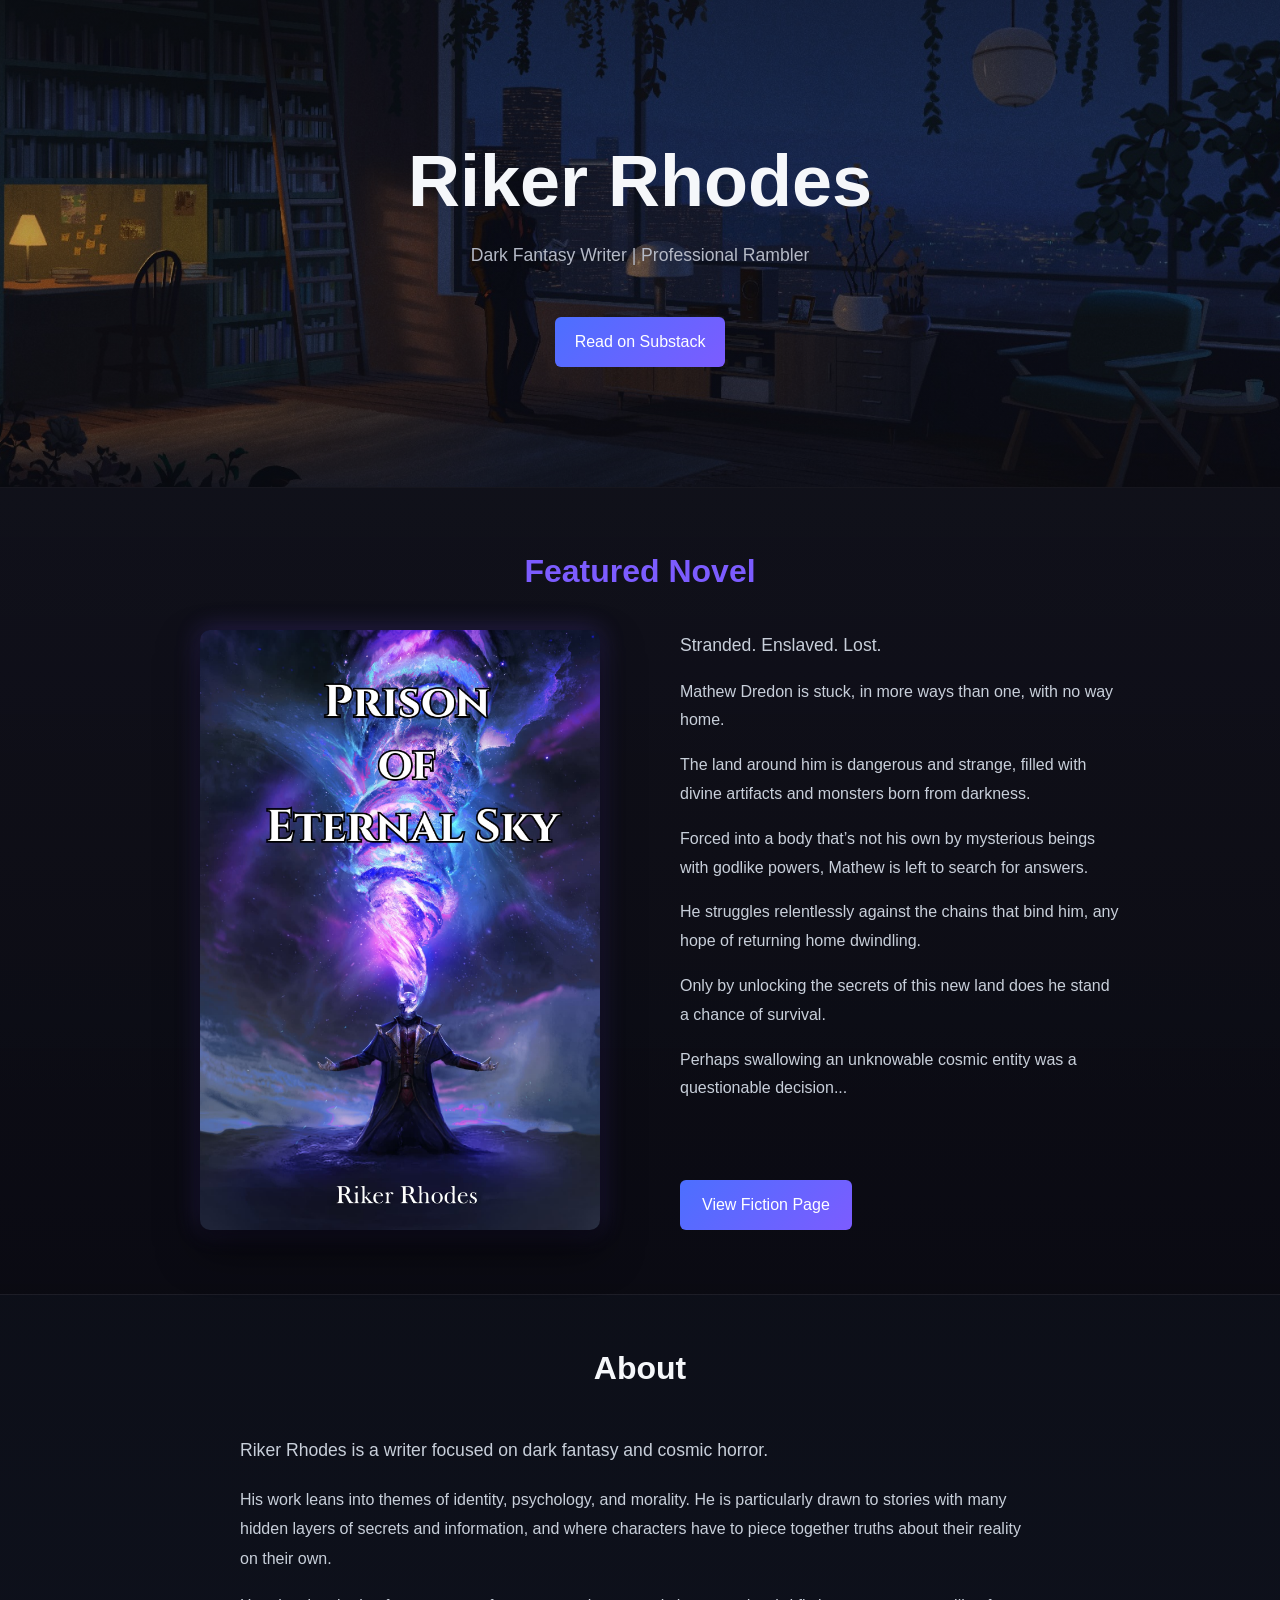
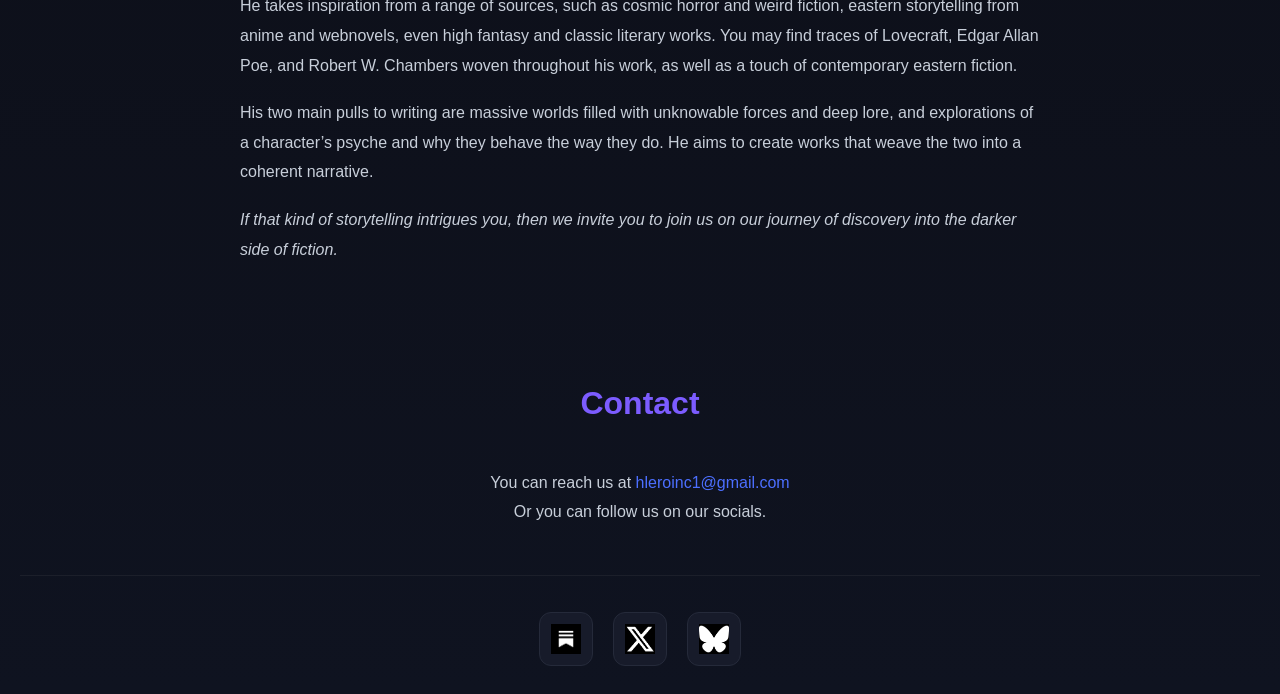
<file: index.html>
<!DOCTYPE html>
<html lang="en">
<head>
  <meta charset="UTF-8">
  <meta name="viewport" content="width=device-width, initial-scale=1.0">
  <title>Riker Rhodes | Author</title>
  <link rel="icon" type="image/png" href="images/favicon.png">
  <link rel="stylesheet" href="styles.css?v=featured-band-1">
</head>
<body>

  <section class="hero">
    <div class="hero-inner">
      <h1>Riker Rhodes</h1>
      <p>Dark Fantasy Writer | Professional Rambler</p>
      <a class="substack-btn" href="https://substack.com/@rikerrhodes">Read on Substack</a>
    </div>
  </section>

  <main>
    <section class="featured-project">
      <div class="featured-inner">
        <h2 class="featured-section-title">Featured Novel</h2>

        <div class="featured-project-grid">
          <div class="featured-cover-column">
            <a href="poes.html" class="featured-link">
              <img
                src="images/poes-wn.jpg"
                alt="Prison of Eternal Sky cover"
                class="featured-cover"
              >
            </a>
          </div>

          <div class="featured-content-column">
            <div class="featured-synopsis">
              <p class="featured-description">Stranded. Enslaved. Lost.</p>

              <p>Mathew Dredon is stuck, in more ways than one, with no way home.</p>

              <p>
                The land around him is dangerous and strange, filled with divine
                artifacts and monsters born from darkness.
              </p>

              <p>
                Forced into a body that’s not his own by mysterious beings with
                godlike powers, Mathew is left to search for answers.
              </p>

              <p>
                He struggles relentlessly against the chains that bind him, any hope
                of returning home dwindling.
              </p>

              <p>
                Only by unlocking the secrets of this new land does he stand a chance
                of survival.
              </p>

              <p>
                Perhaps swallowing an unknowable cosmic entity was a questionable
                decision...
              </p>
            </div>

            <div class="featured-cta">
              <a href="poes.html" class="featured-cta-button">View Fiction Page</a>
            </div>
          </div>
        </div>
      </div>
    </section>

    <!-- CURRENT PROJECTS TEMPORARILY HIDDEN
    <section class="projects-section">
      <h2>Current Projects</h2>
      <p class="projects-intro">Ongoing and upcoming works in development.</p>

      <div class="projects-grid">
        <a href="poes.html" class="featured-link">
          <div class="project-card">
            <div class="project-image-wrapper">
              <img src="images/poes-cover.jpg" loading="lazy" alt="PoES cover" class="project-cover">
            </div>
            <h3>PoES</h3>
            <p class="project-status">Status: In Progress</p>
          </div>
        </a>

        <div class="project-card">
          <div class="project-image-wrapper">
            <img src="images/aov-cover.jpg" loading="lazy" alt="AoV placeholder cover" class="project-cover">
          </div>
          <h3>AoV</h3>
          <p class="project-status">Status: Planning</p>
        </div>

        <div class="project-card">
          <div class="project-image-wrapper">
            <img src="images/rop-cover.jpg" loading="lazy" alt="RoP placeholder cover" class="project-cover">
          </div>
          <h3>RoP</h3>
          <p class="project-status">Status: Planning</p>
        </div>

        <div class="project-card">
          <div class="project-image-wrapper">
            <img src="images/placeholder-cover.jpg" loading="lazy" alt="NW placeholder cover" class="project-cover">
          </div>
          <h3>NW</h3>
          <p class="project-status">Status: Planning</p>
        </div>
      </div>
    </section>
    END CURRENT PROJECTS -->

    <section class="about-section">
      <h2 class="section-title">About</h2>

      <div class="about-content">
        <p class="about-intro">
          Riker Rhodes is a writer focused on dark fantasy and cosmic horror.
        </p>

        <p>
          His work leans into themes of identity, psychology, and morality. He is particularly drawn to stories with many hidden layers of secrets and information, and where characters have to piece together truths about their reality on their own.
        </p>

        <p>
          He takes inspiration from a range of sources, such as cosmic horror and weird fiction, eastern storytelling from anime and webnovels, even high fantasy and classic literary works. You may find traces of Lovecraft, Edgar Allan Poe, and Robert W. Chambers woven throughout his work, as well as a touch of contemporary eastern fiction.
        </p>

        <p>
          His two main pulls to writing are massive worlds filled with unknowable forces and deep lore, and explorations of a character’s psyche and why they behave the way they do. He aims to create works that weave the two into a coherent narrative.
        </p>

        <p class="about-closing">
          If that kind of storytelling intrigues you, then we invite you to join us on our journey of discovery into the darker side of fiction.
        </p>
      </div>
    </section>

    <section class="contact-section">
      <h2>Contact</h2>
      <p>
        You can reach us at <a href="mailto:hleroinc1@gmail.com">hleroinc1@gmail.com</a>
      </p>
      <p>Or you can follow us on our socials.</p>
    </section>
  </main>

  <footer class="site-footer">
    <div class="footer-socials">
      <a href="https://substack.com/@rikerrhodes" target="_blank" rel="noopener noreferrer" aria-label="Substack">
        <img src="images/substack-icon.jpg" alt="Substack">
      </a>

      <a href="https://x.com/riker_rhodes" target="_blank" rel="noopener noreferrer" aria-label="Twitter">
        <img src="images/twitter-icon.jpg" alt="Twitter">
      </a>

      <a href="https://bsky.app/profile/rikerrhodes.bsky.social" target="_blank" rel="noopener noreferrer" aria-label="Bluesky">
        <img src="images/bluesky-icon.jpg" alt="Bluesky">
      </a>
    </div>
  </footer>

</body>
</html>
</file>
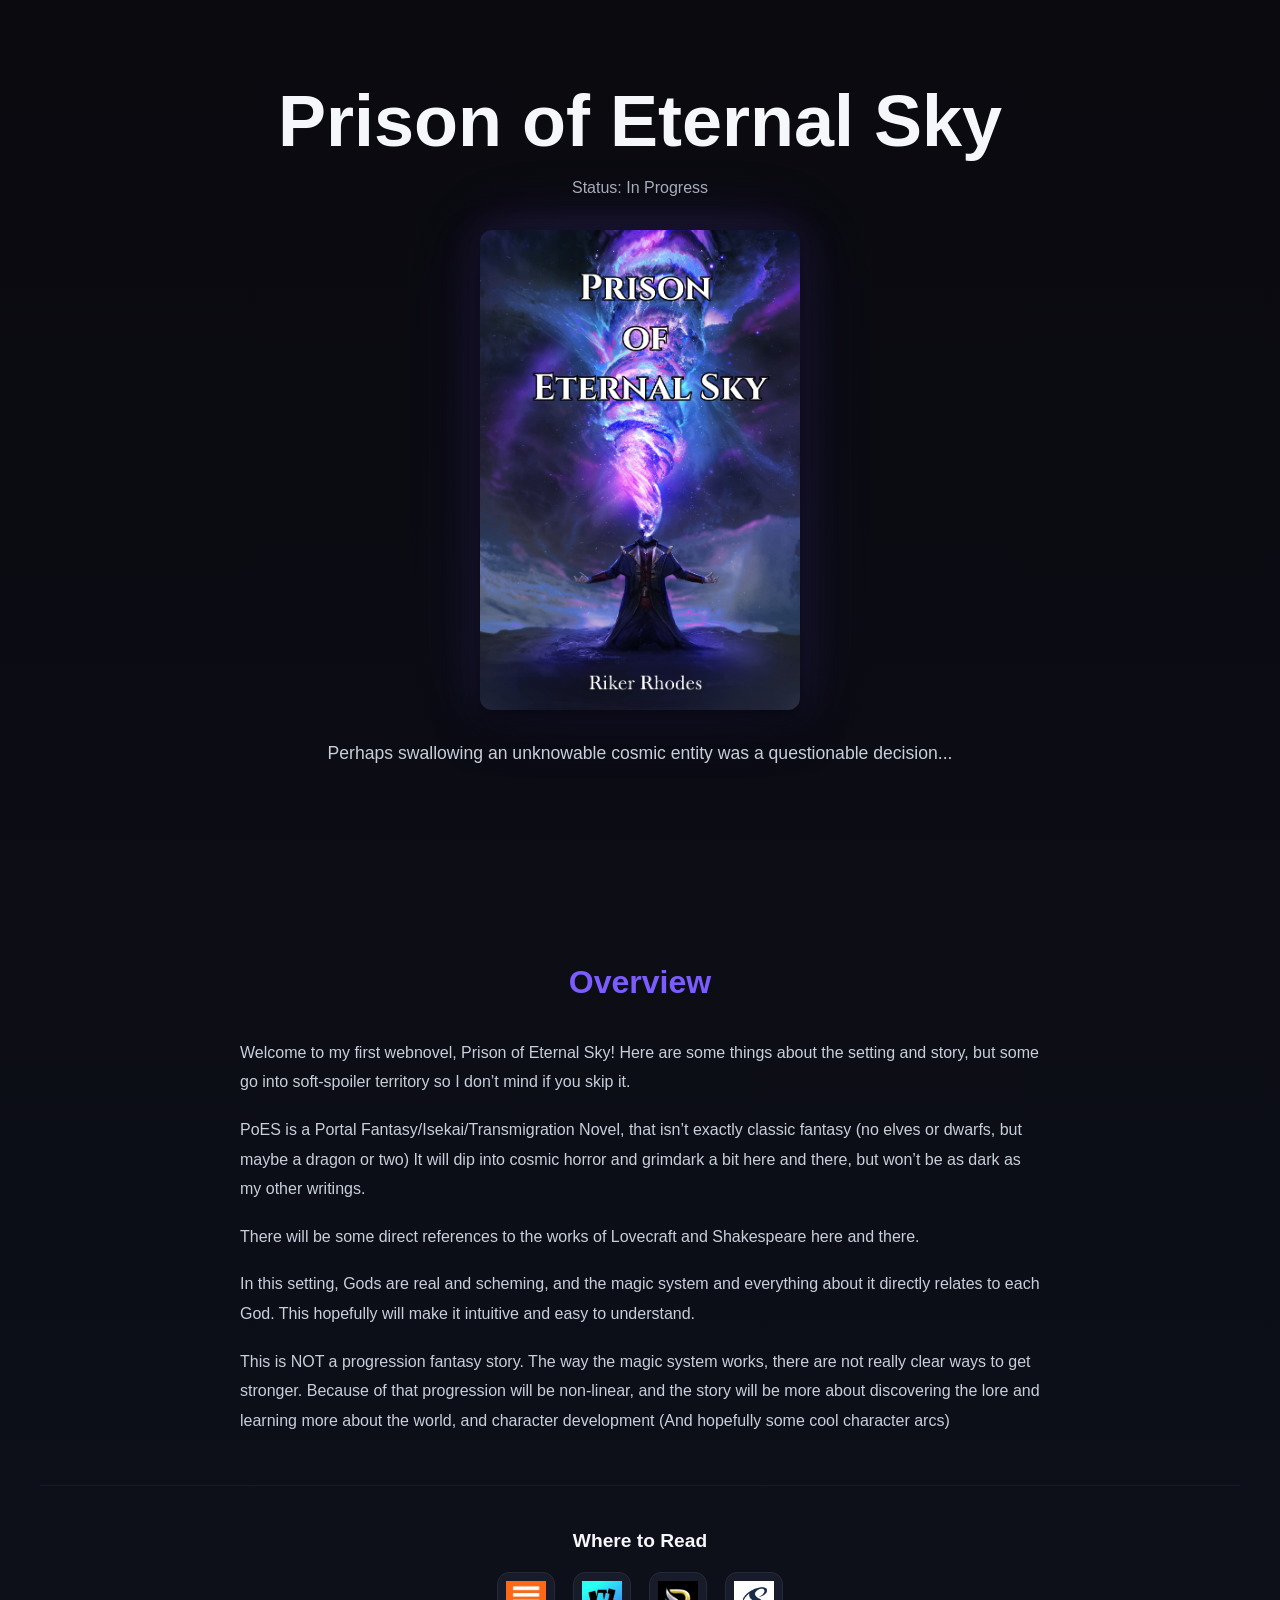
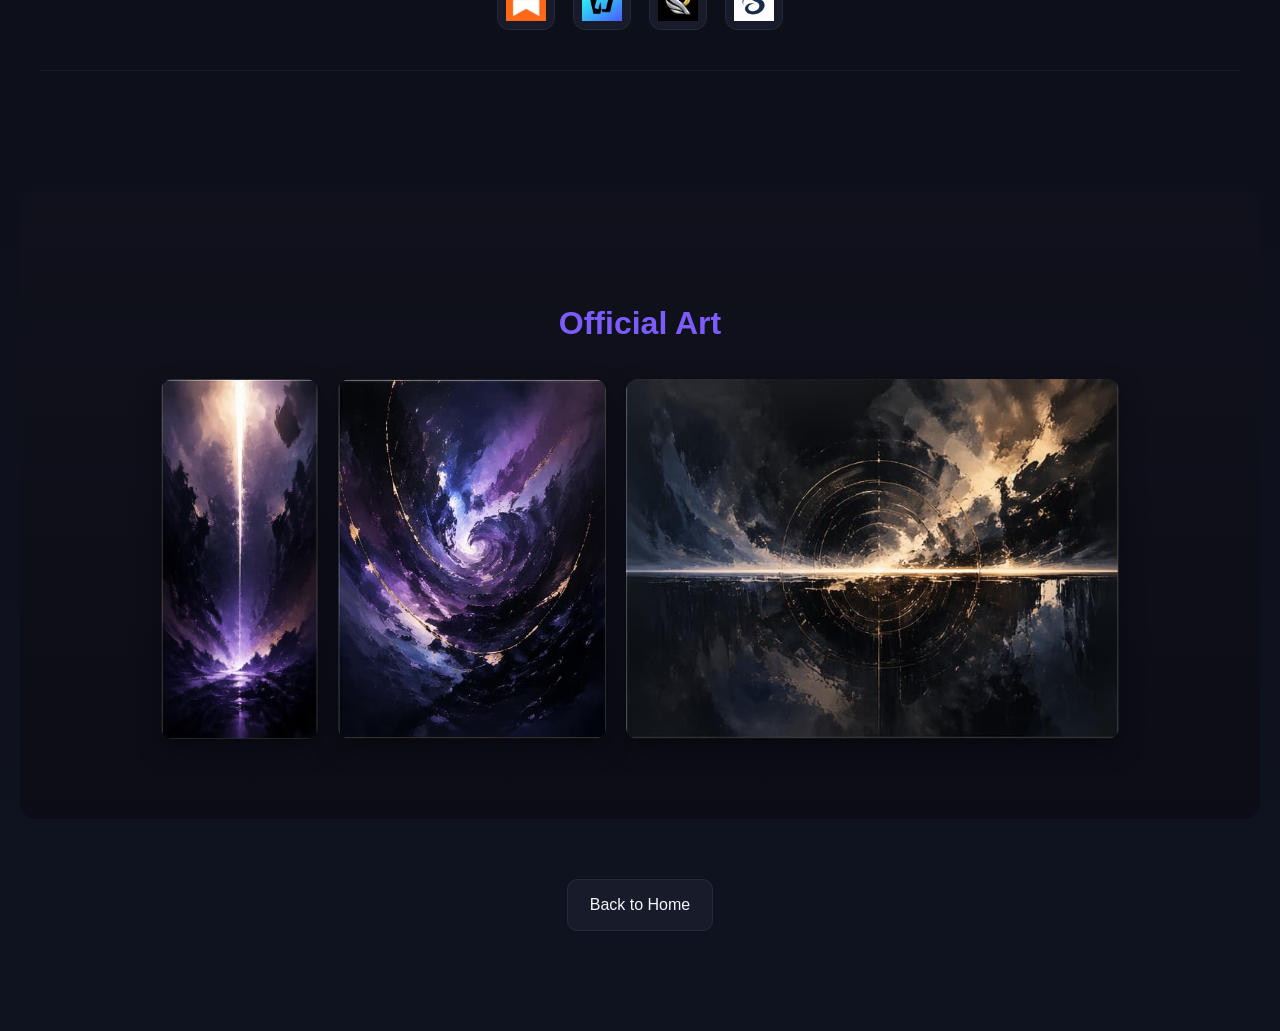
<file: poes.html>
<!DOCTYPE html>
<html lang="en">
<head>
  <meta charset="UTF-8">
  <meta name="viewport" content="width=device-width, initial-scale=1.0">
  <title>Prison of Eternal Sky</title>
  <link rel="icon" type="image/png" href="images/favicon.png">
  <link rel="stylesheet" href="styles.css">
</head>
<body>

  <!-- PROJECT HERO -->
  <section class="project-hero-section">
    <div class="project-hero">
      <h1>Prison of Eternal Sky</h1>
      <p class="project-status">Status: In Progress</p>

      <div class="project-hero-cover">
        <img src="images/poes-wn.jpg" alt="Prison of Eternal Sky cover">
      </div>

      <p class="project-tagline">
        Perhaps swallowing an unknowable cosmic entity was a questionable decision...
      </p>
    </div>
  </section>



    <!-- PROJECT OVERVIEW -->
    <section class="project-overview-section">
    <h2 class="section-title">Overview</h2>

        <p>
            Welcome to my first webnovel, Prison of Eternal Sky! Here are some things about the setting and story, 
            but some go into soft-spoiler territory so I don’t mind if you skip it.
        </p>

        <p>
            PoES is a Portal Fantasy/Isekai/Transmigration Novel, 
            that isn’t exactly classic fantasy (no elves or dwarfs, but maybe a dragon or two) 
            It will dip into cosmic horror and grimdark a bit here and there, 
            but won’t be as dark as my other writings.
        </p>
        <p>
            There will be some direct references to the works of Lovecraft and Shakespeare here and there.
        </p>

        <p>
            In this setting, Gods are real and scheming, and the magic system and everything about it directly relates to each God. 
            This hopefully will make it intuitive and easy to understand.
        </p>

        <p>
            This is NOT a progression fantasy story. 
            The way the magic system works, there are not really clear ways to get stronger. 
            Because of that progression will be non-linear, and the story will be more about discovering the lore and learning more about the world, and character development
            (And hopefully some cool character arcs)
        </p>

    <!-- WHERE TO READ (SUBSECTION) -->
    <div class="project-reading-subsection">
        <h3>Where to Read</h3>

        <div class="reading-links">
            <a href="https://projectpandemonium.substack.com/p/prison-of-eternal-sky-volume-1" class="reading-link" target="_blank" rel="noopener noreferrer">
            <img src="images/substack-logo.jpg" alt="Read on Substack">
            </a>

            <a href="https://www.webnovel.com/book/prison-of-eternal-sky-i-am-both-a-god-and-a-slave_34087034300479105" class="reading-link" target="_blank" rel="noopener noreferrer">
            <img src="images/webnovel-logo.jpg" alt="Read on Webnovel">
            </a>

            <a href="https://www.royalroad.com/fiction/146991/prison-of-eternal-sky" class="reading-link" target="_blank" rel="noopener noreferrer">
            <img src="images/royalroad-logo.jpg" alt="Read on Royal Road">
            </a>

            <a href="https://www.scribblehub.com/series/2002895/prison-of-eternal-sky-i-am-both-a-god-and-a-slave/" class="reading-link" target="_blank" rel="noopener noreferrer">
            <img src="images/scribblehub-logo.jpg" alt="Read on Scribble Hub">
            </a>
        </div>
    </div>
    </section>

    <section class="project-art-section">
    <h2 class="section-title">Official Art</h2>

    <div class="project-art-gallery">
        <a href="images/poes-art-1.jpg" target="_blank" rel="noopener noreferrer">
        <img src="images/poes-art-1.jpg" alt="Prison of Eternal Sky official art 1">
        </a>

        <a href="images/poes-art-2.jpg" target="_blank" rel="noopener noreferrer">
        <img src="images/poes-art-2.jpg" alt="Prison of Eternal Sky official art 2">
        </a>

        <a href="images/poes-art-3.jpg" target="_blank" rel="noopener noreferrer">
        <img src="images/poes-art-3.jpg" alt="Prison of Eternal Sky official art 3">
        </a>
    </div>
    </section>

  <!-- BACK TO HOME / PROJECTS -->
   <section class="project-navigation-section">
        <a href="index.html" class="back-link">Back to Home</a>
   </section>

</body>
</html>
</file>
<file: styles.css>
body {
  margin: 0;
  font-family: Arial, sans-serif;
  background-color: #0A0A0F;
  color: #F5F7FA;
  line-height: 1.6;
}

section {
  padding: 80px 20px;
  margin: auto;
}

h1,
h2 {
  color: #7C5CFF;
}

a {
  color: #4C6FFF;
  text-decoration: none;
}

a:hover {
  text-decoration: underline;
}


/* =========================
   HERO
========================= */

.hero {
  position: relative;
  padding: 140px 20px 120px;
  background: url("images/hero-bg.jpg") center / cover no-repeat;
  text-align: center;
}

.hero::before {
  content: "";
  position: absolute;
  inset: 0;
  background: linear-gradient(
    180deg,
    rgba(10, 10, 15, 0.5),
    rgba(10, 10, 15, 0.25),
    rgba(10, 10, 15, 0.5)
  );
}

.hero-inner {
  position: relative;
  z-index: 1;
  max-width: 1200px;
  margin: 0 auto;
}

.hero h1 {
  font-size: clamp(2.75rem, 6vw, 4.5rem);
  font-weight: 600;
  line-height: 1.15;
  margin: 0 0 18px;
  color: #F5F7FA;
}

.hero p {
  max-width: 700px;
  margin: 0 auto 28px;
  color: #B4B9C6;
  font-size: 1.1rem;
}

.substack-btn {
  display: inline-block;
  margin-top: 20px;
  padding: 12px 20px;
  color: #FFFFFF;
  background: linear-gradient(135deg, #4C6FFF, #7C5CFF);
  border-radius: 6px;
}

.substack-btn:hover {
  text-decoration: none;
  transform: translateY(-2px);
}


/* =========================
   PAGE
========================= */

body {
  margin: 0;
  font-family: Arial, sans-serif;
  background: linear-gradient(
    180deg,
    #0A0A0F 0%,
    #0F1320 100%
  );
  color: #F5F7FA;
  line-height: 1.6;
}

footer {
  padding: 40px 20px;
  text-align: center;
  border-top: 1px solid #1C1F2A;
}


/* =========================
   FEATURED NOVEL
   FULL-WIDTH BAND
========================= */

.featured-project {
  width: 100%;
  max-width: none;
  margin: 0;
  padding: 64px 20px;
  box-sizing: border-box;

  background: linear-gradient(
    180deg,
    rgba(18, 18, 28, 0.78),
    rgba(10, 10, 18, 0.94)
  );

  border-top: 1px solid rgba(255, 255, 255, 0.05);
  border-bottom: 1px solid rgba(255, 255, 255, 0.05);
  border-radius: 0;
}

.featured-inner {
  width: 100%;
  max-width: 1120px;
  margin: 0 auto;
}

.featured-section-title {
  margin: 0 0 40px;
  color: #7C5CFF;
  font-size: 2rem;
  line-height: 1.2;
  text-align: center;
}

.featured-project-grid {
  display: grid;
  grid-template-columns: 400px 440px;
  column-gap: 80px;
  align-items: stretch;
  justify-content: center;

  width: 100%;
  margin: 0 auto;

  transform: translateX(20px);
}

.featured-cover-column {
  width: 400px;
}

.featured-link {
  display: block;
}

.featured-cover {
  display: block;
  width: 100%;
  aspect-ratio: 2 / 3;
  object-fit: cover;

  border-radius: 10px;

  transition:
    transform 0.3s ease,
    box-shadow 0.3s ease;

  box-shadow:
    0 20px 40px rgba(0, 0, 0, 0.5),
    0 4px 12px rgba(0, 0, 0, 0.4),
    0 0 25px rgba(124, 92, 255, 0.3);
}

.featured-cover:hover {
  transform: translateY(-6px) scale(1.02);

  box-shadow:
    0 30px 60px rgba(0, 0, 0, 0.6),
    0 8px 20px rgba(0, 0, 0, 0.5),
    0 0 35px rgba(124, 92, 255, 0.25);
}

.featured-content-column {
  display: flex;
  flex-direction: column;

  width: 440px;
  height: 600px;
}

.featured-synopsis {
  flex: 1;
  min-height: 0;
  overflow: hidden;
}

.featured-content-column p {
  margin: 0 0 16px;
  color: #C8CFDA;
  line-height: 1.8;
  text-align: left;
}

.featured-description {
  color: #E2E6F0;
  font-size: 1.1rem;
}

.featured-cta {
  margin-top: auto;
  padding-top: 24px;
}

.featured-cta-button {
  display: inline-block;
  padding: 12px 22px;

  color: #FFFFFF;
  background: linear-gradient(
    135deg,
    #4C6FFF,
    #7C5CFF
  );

  border-radius: 6px;
  text-decoration: none;

  transition: transform 0.2s ease;
}

.featured-cta-button:hover {
  text-decoration: none;
  transform: translateY(-2px);
}


/* =========================
   FEATURED RESPONSIVE
========================= */

@media (max-width: 1000px) {
  .featured-project-grid {
    grid-template-columns:
      minmax(260px, 360px)
      minmax(0, 420px);

    column-gap: 56px;
    transform: none;
  }

  .featured-cover-column,
  .featured-content-column {
    width: 100%;
  }

  .featured-content-column {
    height: auto;
    min-height: 540px;
  }
}

@media (max-width: 820px) {
  .featured-project {
    padding: 56px 20px;
  }

  .featured-section-title {
    margin-bottom: 36px;
  }

  .featured-project-grid {
    grid-template-columns: minmax(240px, 360px);
    row-gap: 40px;
  }

  .featured-content-column {
    min-height: 0;
  }

  .featured-synopsis {
    overflow: visible;
  }

  .featured-cta {
    margin-top: 28px;
  }
}

/* =========================
   PROJECTS
========================= */

.projects-section h2 {
  font-size: 2rem;
  margin: 0 0 12px;
}

.projects-intro {
  color: #A7ACBA;
  font-size: 1.1rem;
  margin: 0 0 40px;
}

.projects-section h2,
.projects-intro {
  text-align: center;
}

.projects-grid {
  display: grid;
  grid-template-columns: repeat(auto-fit, minmax(220px, 1fr));
  gap: 28px;
  align-items: start;
}

.project-card {
  background: #171B2A;
  border-radius: 12px;
  padding: 22px;
  text-align: center;

  transition:
    transform 0.25s ease,
    box-shadow 0.25s ease;
}

.project-image-wrapper {
  width: 100%;
  overflow: hidden;
  border-radius: 6px;
  margin-bottom: 20px;
}

.project-cover {
  width: 100%;
  aspect-ratio: 2 / 3;
  object-fit: cover;
  display: block;

  transition: transform 0.4s ease;
}

.project-card img {
  max-width: 100%;
  height: auto;
}

.project-card:hover .project-cover {
  transform: scale(1.05);
}

.project-card:hover {
  transform: translateY(-6px) scale(1.02);

  box-shadow:
    0 10px 30px rgba(124, 92, 255, 0.2);
}

.project-card h3 {
  margin: 0 0 10px;
  font-size: 2rem;
  color: #F5F7FA;
}

.project-status {
  margin: 0;
  font-size: 1rem;
  color: #B4B9C6;
}

.projects-section {
  max-width: 1200px;
  margin: 0 auto;
  padding: 80px 20px;
}


/* =========================
   ABOUT
========================= */

.about-section,
.contact-section {
  max-width: 1200px;
  margin: 0 auto;
  padding: 48px 20px;
}

.about-section h2 {
  margin: 0 0 40px;

  color: #F5F7FA;
  font-size: 2rem;
  text-align: center;
}

.about-content {
  max-width: 800px;
  margin: 0 auto;
}

.about-content p {
  margin-bottom: 18px;

  color: #C8CFDA;
  line-height: 1.85;
  text-align: left;
}

.about-intro {
  color: #E2E6F0;
  font-size: 1.1rem;
}

.about-closing {
  margin-top: 10px;

  color: #A7ACBA;
  font-style: italic;
}


/* =========================
   CONTACT
========================= */

.contact-section h2 {
  margin: 0 0 40px;

  color: #7C5CFF;
  font-size: 2rem;
  text-align: center;
}

.contact-section p {
  max-width: 800px;
  margin: 0 auto;

  color: #C8CFDA;
  line-height: 1.8;
  text-align: center;
}


/* =========================
   FOOTER
========================= */

.site-footer {
  max-width: 1200px;
  margin: 0 auto;

  padding: 36px 20px 28px;

  border-top: 1px solid #1C1F2A;
}

.footer-socials {
  display: flex;
  justify-content: center;
  align-items: center;
  gap: 20px;

  flex-wrap: wrap;
}

.footer-socials a {
  display: inline-flex;
  justify-content: center;
  align-items: center;

  width: 52px;
  height: 52px;

  background: #171B2A;
  border: 1px solid #252A3A;
  border-radius: 12px;

  transition:
    transform 0.2s ease,
    box-shadow 0.2s ease;
}

.footer-socials a:hover {
  transform: translateY(-3px);

  box-shadow:
    0 8px 24px rgba(124, 92, 255, 0.18);
}

.footer-socials img {
  display: block;
  max-width: 30px;
  max-height: 30px;
}
/* =========================================================
   PROJECT PAGE LAYOUT
========================================================= */

.project-hero-section,
.project-overview-section,
.project-art-section,
.project-navigation-section {
    max-width: 1200px;
    margin: 0 auto;
    padding: 80px 20px;
}


/* =========================================================
   PROJECT HERO
========================================================= */

.project-hero {
    text-align: center;
}

.project-hero h1 {
    font-size: clamp(2.75rem, 6vw, 4.5rem);
    font-weight: 600;
    line-height: 1.15;
    margin: 0 0 12px;
    color: #F5F7FA;
}

.project-status {
    font-size: 1rem;
    color: #A7ACBA;
    margin: 0 0 30px;
}

.project-hero-cover img {
    width: 100%;
    max-width: 320px;
    aspect-ratio: 2 / 3;
    object-fit: cover;
    display: block;

    margin: 0 auto 28px;

    border-radius: 12px;

    box-shadow:
        0 20px 40px rgba(0,0,0,.50),
        0 4px 12px rgba(0,0,0,.40),
        0 0 40px rgba(124,92,255,.18),
        0 0 80px rgba(124,92,255,.12);
}

.project-tagline {
    max-width: 700px;
    margin: 0 auto;

    color: #C8CFDA;
    font-size: 1.1rem;
    line-height: 1.8;
}


/* =========================================================
   PROJECT OVERVIEW
========================================================= */

.project-overview-section h2,
.project-art-section h2 {
    font-size: 2rem;
    color: #7C5CFF;
    text-align: center;
    margin-bottom: 30px;
}

.project-overview-section p {
    max-width: 800px;
    margin: 0 auto 18px;

    color: #C8CFDA;
    line-height: 1.85;
    text-align: left;
}


/* =========================================================
   WHERE TO READ
========================================================= */

.project-reading-section {
    max-width: 1200px;
    margin: 0 auto;
    padding: 80px 20px;
}

.project-reading-section h2 {
    font-size: 2rem;
    color: #F5F7FA;
    text-align: center;
    margin: 0 0 30px;
}

.project-reading-subsection {
    margin-top: 50px;
    padding: 20px 0 40px;

    text-align: center;

    border-top: 1px solid rgba(124,92,255,.12);
    border-bottom: 1px solid rgba(124,92,255,.12);
}

.project-reading-subsection h3 {
    margin-bottom: 16px;

    font-size: 1.2rem;
    color: #F5F7FA;
}

.project-reading-subsection .reading-links {
    display: flex;
    justify-content: center;
    align-items: center;
    gap: 18px;
}

.reading-links {
    display: flex;
    justify-content: center;
    flex-wrap: wrap;
    gap: 18px;
}

.reading-link {
    display: inline-flex;
    justify-content: center;
    align-items: center;

    width: 56px;
    height: 56px;

    background: #171B2A;
    border: 1px solid #252A3A;
    border-radius: 12px;

    transition:
        transform .2s ease,
        box-shadow .2s ease;
}

.reading-link:hover {
    transform: translateY(-3px);

    box-shadow:
        0 8px 24px rgba(124,92,255,.18);
}

.reading-link img {
    width: 40px;
    height: 40px;
    object-fit: contain;
}


/* =========================================================
   OFFICIAL ART
========================================================= */

.project-art-section {
    margin: 40px auto;

    background: linear-gradient(
        180deg,
        rgba(18,18,28,.50),
        rgba(10,10,18,.70)
    );

    border-radius: 16px;
}

.project-art-grid {
    display: grid;
    grid-template-columns: repeat(auto-fit, minmax(260px,1fr));
    gap: 24px;
}

.project-art-grid img {
    width: 100%;
    display: block;

    border-radius: 12px;
    object-fit: cover;

    background: #171B2A;

    transition:
        transform .25s ease,
        box-shadow .25s ease;

    box-shadow:
        0 10px 25px rgba(0,0,0,.35);
}

.project-art-grid img:hover {
    transform: translateY(-4px) scale(1.01);

    box-shadow:
        0 16px 35px rgba(0,0,0,.45),
        0 0 30px rgba(124,92,255,.15);
}


/* =========================================================
   CHARACTER GALLERY
========================================================= */

.project-art-gallery {
    display: flex;
    flex-wrap: wrap;
    justify-content: center;
    align-items: flex-start;
    gap: 20px;
}

.project-art-gallery a {
    display: inline-block;
    border-radius: 12px;
}

.project-art-gallery img {
    height: 360px;
    width: auto;
    max-width: 100%;

    display: block;
    object-fit: contain;

    background: #171B2A;

    border-radius: 12px;

    transition:
        transform .25s ease,
        box-shadow .25s ease;

    box-shadow:
        0 10px 25px rgba(0,0,0,.35);
}

.project-art-gallery img:hover {
    transform: translateY(-4px);

    box-shadow:
        0 16px 35px rgba(0,0,0,.45),
        0 0 30px rgba(124,92,255,.15);
}


/* =========================================================
   BACK BUTTON
========================================================= */

.project-navigation-section {
    text-align: center;
    padding-top: 20px;
    padding-bottom: 100px;
}

.back-link {
    display: inline-block;

    padding: 12px 22px;

    background: #171B2A;
    color: #F5F7FA;

    border: 1px solid #252A3A;
    border-radius: 10px;

    text-decoration: none;

    transition:
        transform .2s ease,
        box-shadow .2s ease,
        border-color .2s ease;
}

.back-link:hover {
    transform: translateY(-3px);

    border-color: rgba(124,92,255,.40);

    box-shadow:
        0 8px 24px rgba(124,92,255,.18);
}

/* =========================================================
   RESPONSIVE — TABLETS
========================================================= */

@media (max-width: 900px) {
  section {
    padding-left: 20px;
    padding-right: 20px;
  }

  .projects-grid {
    grid-template-columns: repeat(2, minmax(0, 1fr));
  }

  .project-hero-section,
  .project-overview-section,
  .project-reading-section,
  .project-art-section,
  .project-navigation-section {
    padding-top: 64px;
    padding-bottom: 64px;
  }

  .project-art-gallery img {
    height: 320px;
  }
}


/* =========================================================
   RESPONSIVE — MOBILE
========================================================= */

@media (max-width: 600px) {
  section {
    padding: 56px 18px;
  }

  .hero {
    padding: 110px 18px 90px;
  }

  .hero h1 {
    font-size: clamp(2.5rem, 13vw, 3.5rem);
  }

  .hero p {
    font-size: 1rem;
  }

  .substack-btn {
    margin-top: 14px;
    padding: 11px 18px;
  }


  /* Homepage sections */

  .projects-section,
  .about-section,
  .contact-section {
    padding: 44px 18px;
  }

  .projects-grid {
    grid-template-columns: 1fr;
  }

  .about-section h2,
  .contact-section h2 {
    margin-bottom: 28px;
  }

  .about-content p {
    line-height: 1.75;
  }

  .contact-section p {
    line-height: 1.7;
  }


  /* Footer */

  .site-footer {
    padding: 30px 18px 24px;
  }

  .footer-socials {
    gap: 14px;
  }

  .footer-socials a {
    width: 48px;
    height: 48px;
  }

  .footer-socials img {
    max-width: 27px;
    max-height: 27px;
  }


  /* Project page */

  .project-hero-section,
  .project-overview-section,
  .project-reading-section,
  .project-art-section,
  .project-navigation-section {
    padding: 56px 18px;
  }

  .project-hero h1 {
    font-size: clamp(2.4rem, 12vw, 3.5rem);
  }

  .project-hero-cover img {
    max-width: 280px;
  }

  .project-tagline {
    font-size: 1rem;
    line-height: 1.7;
  }

  .project-overview-section h2,
  .project-reading-section h2,
  .project-art-section h2 {
    font-size: 1.75rem;
  }

  .project-overview-section p {
    line-height: 1.75;
  }

  .project-reading-subsection {
    margin-top: 36px;
    padding: 20px 0 32px;
  }

  .reading-links {
    gap: 14px;
  }

  .reading-link {
    width: 52px;
    height: 52px;
  }

  .reading-link img {
    width: 36px;
    height: 36px;
  }


  /* Art gallery */

  .project-art-section {
    margin: 20px auto;
    border-radius: 0;
  }

  .project-art-grid {
    grid-template-columns: 1fr;
    gap: 20px;
  }

  .project-art-gallery {
    gap: 16px;
  }

  .project-art-gallery a {
    width: 100%;
  }

  .project-art-gallery img {
    width: 100%;
    height: auto;
    max-height: none;
    object-fit: contain;
  }

  .project-navigation-section {
    padding-top: 10px;
    padding-bottom: 72px;
  }
}


/* =========================================================
   VERY SMALL SCREENS
========================================================= */

@media (max-width: 380px) {
  .featured-project {
    padding-left: 16px;
    padding-right: 16px;
  }

  .featured-project-grid {
    grid-template-columns: minmax(0, 1fr);
  }

  .featured-cover-column,
  .featured-content-column {
    max-width: 100%;
  }

  .featured-section-title {
    font-size: 1.75rem;
  }

  .project-card {
    padding: 18px;
  }

  .project-hero-cover img {
    max-width: 250px;
  }
}


/* =========================================================
   ACCESSIBILITY
========================================================= */

@media (prefers-reduced-motion: reduce) {
  *,
  *::before,
  *::after {
    scroll-behavior: auto !important;
    transition-duration: 0.01ms !important;
    animation-duration: 0.01ms !important;
    animation-iteration-count: 1 !important;
  }
}
</file>
